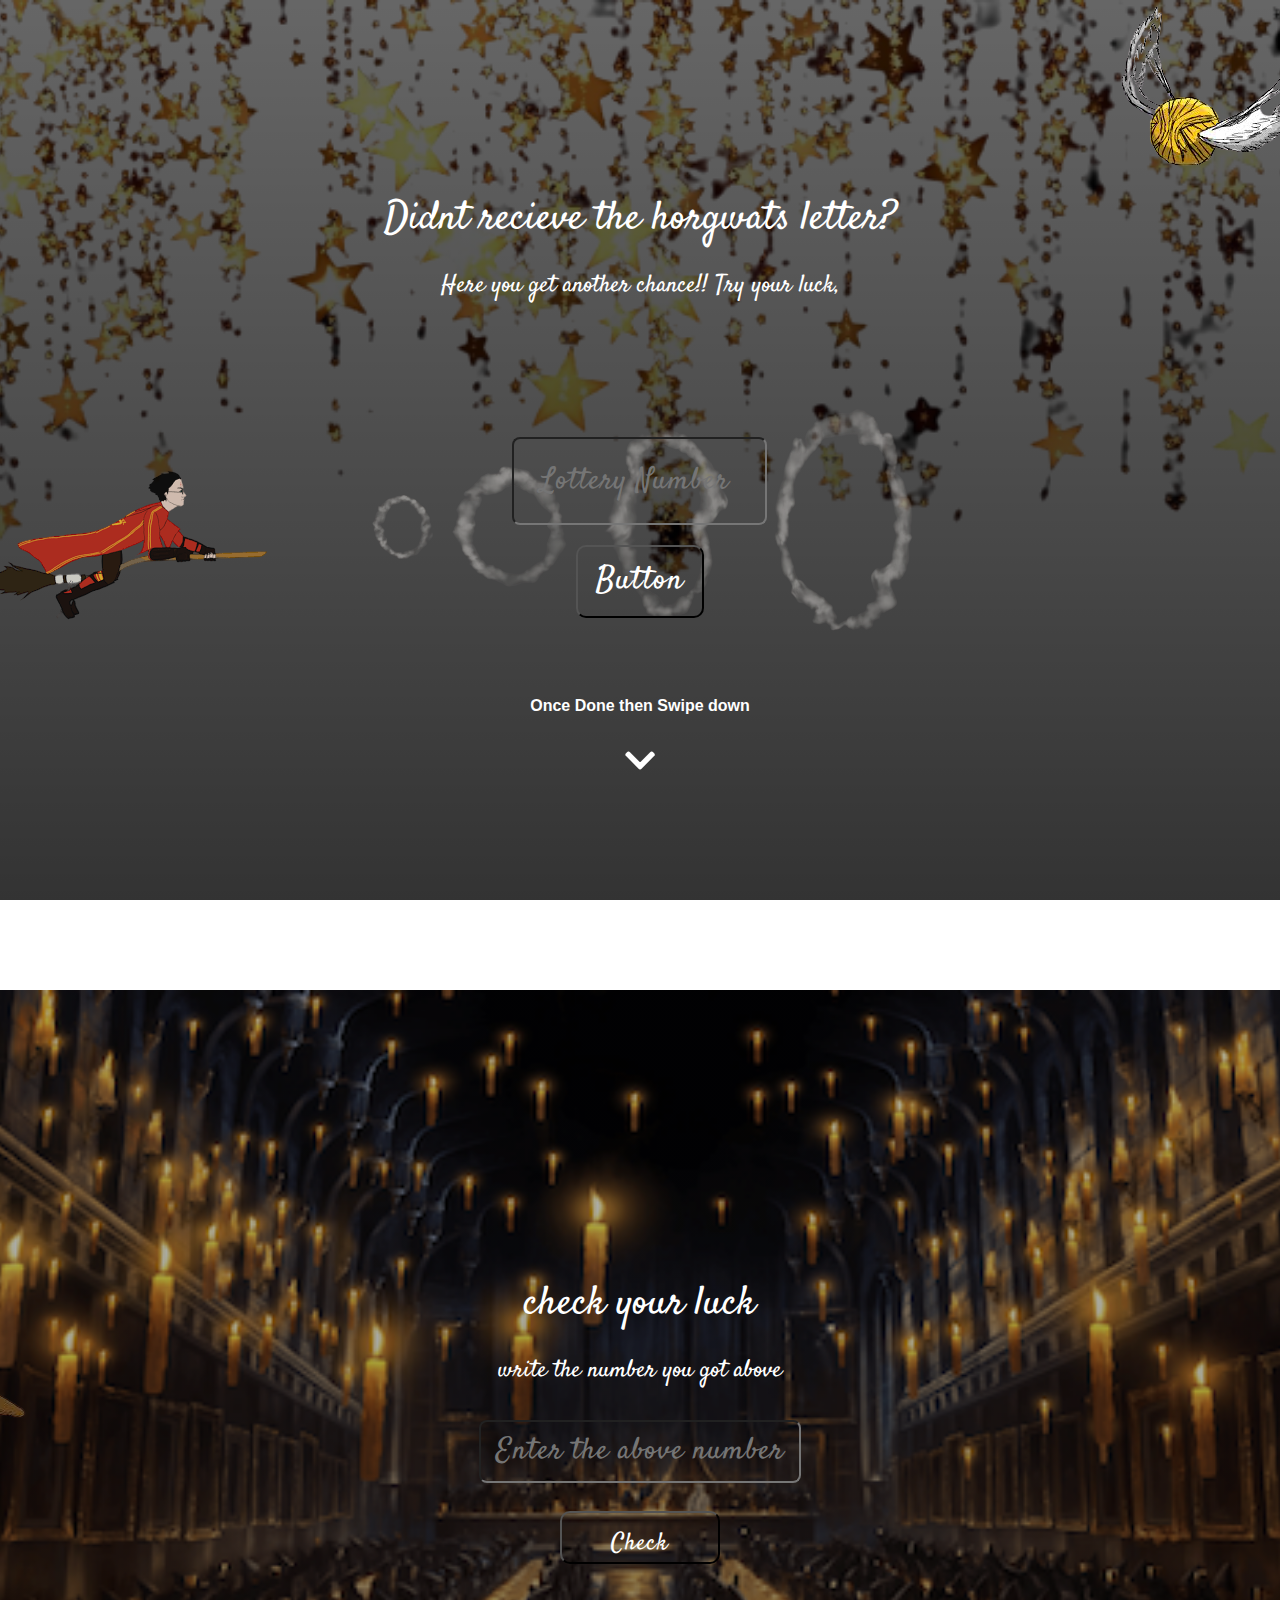
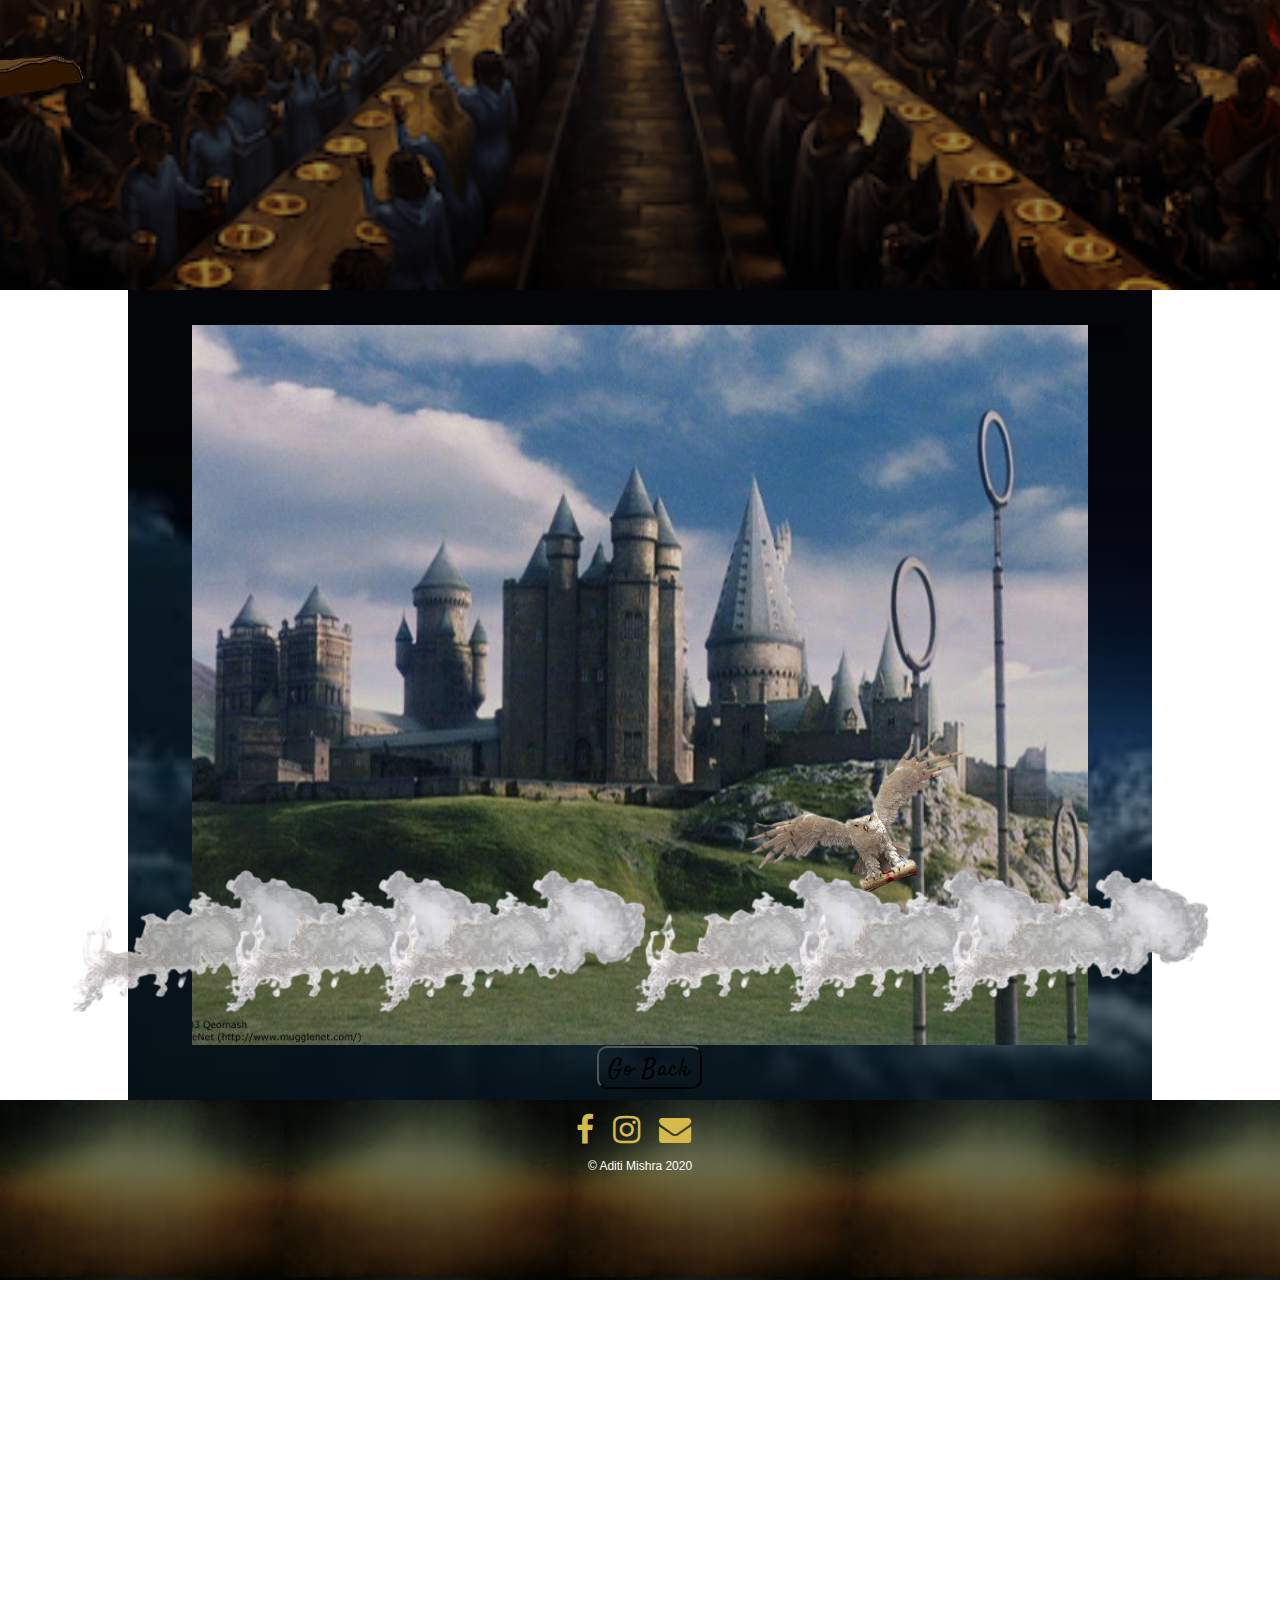
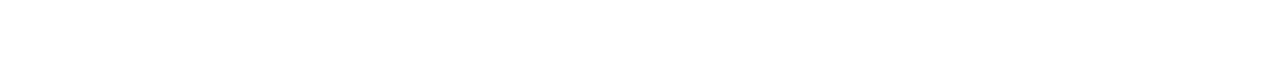
<file: index.html>
<!DOCTYPE html>
<html lang="en" dir="ltr">

<head>
  <meta charset="utf-8">
  <meta name="viewport" content="width=device-width, initial-scale=1">
  <title>Accio</title>
  <link rel="stylesheet" href="styles.css">
  <link href="https://fonts.googleapis.com/css2?family=Montserrat:wght@400;900&family=Ubuntu&display=swap" rel="stylesheet">
  <link href="https://fonts.googleapis.com/css2?family=Satisfy&display=swap" rel="stylesheet">
  <link rel="stylesheet" href="https://maxcdn.bootstrapcdn.com/bootstrap/4.0.0/css/bootstrap.min.css" integrity="sha384-Gn5384xqQ1aoWXA+058RXPxPg6fy4IWvTNh0E263XmFcJlSAwiGgFAW/dAiS6JXm" crossorigin="anonymous">
  <link rel="stylesheet" href="https://stackpath.bootstrapcdn.com/font-awesome/4.7.0/css/font-awesome.min.css">

  <script src="https://code.jquery.com/jquery-3.2.1.slim.min.js" integrity="sha384-KJ3o2DKtIkvYIK3UENzmM7KCkRr/rE9/Qpg6aAZGJwFDMVNA/GpGFF93hXpG5KkN" crossorigin="anonymous"></script>
  <script src="https://cdnjs.cloudflare.com/ajax/libs/popper.js/1.12.9/umd/popper.min.js" integrity="sha384-ApNbgh9B+Y1QKtv3Rn7W3mgPxhU9K/ScQsAP7hUibX39j7fakFPskvXusvfa0b4Q" crossorigin="anonymous"></script>
  <script src="https://maxcdn.bootstrapcdn.com/bootstrap/4.0.0/js/bootstrap.min.js" integrity="sha384-JZR6Spejh4U02d8jOt6vLEHfe/JQGiRRSQQxSfFWpi1MquVdAyjUar5+76PVCmYl" crossorigin="anonymous"></script>

</head>

<body>

  <section id="first">




    <div class="welcome">
      <h1 class="des">Didnt recieve the horgwats letter?</h1>
      <img class="snitch" src="images/gold.png" alt="">
      <p class="des1">Here you get another chance!! Try your luck,</p>

    </div>


    <div class="sec1">

      <input type="text" name="" placeholder="Lottery Number " id="lot">
      <img class="smoke" src="images/smoke.png" alt="">
      <button type="button" name="button" id="genbut">Button </button>
    </div>
    <div class="swipedown">
      <p>Once Done then Swipe down</p>
      <a href="#second"> <i class="fa fa-angle-down" aria-hidden="true" id="down"></i></a>
    </div>

    <img class="broom" src="images/hp.png" alt="">



  </section>
  <section id="second">
    <div class="checking">

      <!-- <div class="swipedown">
      <p style="color:black">Once Done then Swipe down</p>
      <a href="#first"> <i class="fa fa-angle-up" aria-hidden="true"></i></a>
         </div> -->
      <h1 class="des">check your luck</h1>
      <p class="des1">write the number you got above</p>
    </div>
    <div class="sec2">
      <input type="text" name="" placeholder="Enter the above number" id="checkinput">
    <a href="#res"><button type="button" name="button" id="checkButton">Check</button></a>
    </div>

    <div class="diag">
      <img src="images/nearly.png" alt="" class="nearly">
      <img src="images/cloudy.png" alt="" class="cloudy">
    </div>

  </section>
  <div >

    <section id="res">
    <div class="firstlayer">
  <img class="layer1"  src="images/cloudy.png" alt="">
  <img class="layer2"src="images/cloudy.png" alt="">
  <img class="layer3"src="images/cloudy.png" alt="">
  <img class="layer4" src="images/cloudy.png" alt="">
  <img class="layer5" src="images/cloudy.png" alt="">
  <img  class="layer6" src="images/cloudy.png" alt="">

    <div class="secondlayer">
      <img class="hat" src="images/sorting.png" alt="" >
        <img class="owl" src="images/hedwig.png" alt="">

      <div id="pics">
   <img id="mypic"  >
   <img id="letter">
   <!-- <img class="mypic" src="images/hufflepuff.jpg" alt="">
   <img class="mypic" src="images/ravenclaw.jpg" alt="">
   <img class="mypic" src="images/slytherin.jpg" alt=""> -->
      </div>
      <div class="msg">
        <h1 id="welcome"></h1>
        <h1 id="sorry"></h1>
        <h1 id="try"></h1>
      </div>

    </div>
    <a href="index.html"> <button type="button" name="button" class="back">Go Back</button> </a>
    </div>
  </section>
</div>


  <footer id="foot">

    <div class="last">


    <a class="face" href="#"> <i class="fa fa-facebook" aria-hidden="true"></i></a>
      <a class="insta" href="#"><i class="fa fa-instagram" aria-hidden="true"></i></a>
    <a class="env" href="#">  <i class="fa fa-envelope" aria-hidden="true"></i></a>

    </div>
    <div class="copy">
      <p class="rights">© Aditi Mishra 2020</p>

    </div>
  </footer>



  <script src="index.js" charset="utf-8"></script>

</body>

</html>
</file>
<file: styles.css>
* {
  padding: 0;
  margin: 0;
  box-sizing: border-box;
}

body {
  font-family: 'Satisfy', cursive;
}

html {
  scroll-behavior: smooth;
  overflow: hidden;
}

#first {
  width: 100vw;
  height: 110vh;
  position: relative;
  background-image: linear-gradient(rgba(0, 0, 0, 0.6), rgba(0, 0, 0, 0.8)), url("images/stars.png"), url("https://i.pinimg.com/564x/df/44/02/df44029dc844bc08a7352cb2f37ddcbb.jpg");
  background-attachment: fixed;
  background-repeat: no-repeat;
  background-size: cover;
  background-position: center;
  display: flex;
  flex-direction: column;
  justify-content: center;
  align-items: center;
  text-align: center;
  z-index: 5;
  padding-bottom: 8%;
}

.welcome {
  color: white;
  padding-top: 12%;
  padding-bottom: 8%;
  font-family: 'Satisfy', cursive;
}

.des {
  color: white;
  line-height: 2;
  font-family: 'Satisfy', cursive;
}

.des1 {
  font-size: 1.5rem;
  font-family: 'Satisfy', cursive;
  color: white;
}

.sec1 {
  display: flex;
  flex-direction: column;
  justify-content: center;
  align-items: center;
  text-align: center;
}

#lot {
  position: relative;
  width: 100%;
  height: 50%;
  padding: 8% 3%;
  margin: 15px 2px 20px 0;
  text-align: center;
  background: transparent;
  font-size: 30px;
  color: white;
  font-family: 'Satisfy', cursive;
  letter-spacing: 1px;
  border-radius: 8px;
  z-index: 2;
}

#genbut {
  position: relative;
  width: 50%;
  height: 40%;
  padding: 4% 0;
  font-size: 2rem;
  font-family: 'Satisfy', cursive;
  background: transparent;
  border-radius: 10px;
  box-sizing: border-box;
  cursor: pointer;
  color: white;
  letter-spacing: 1px;
  z-index: 3;
}

#genbut:hover {
  background-image: url("images/bgsec.jpg");
  background-position: center;
  background-repeat: no-repeat;
  background-size: cover;
  font-size: 2rem;
  color: #f0e6ef;
  font-weight: bold;
  letter-spacing: 1px;
}

.swipedown {
  padding: 6% 0;
  color: white;
  z-index: 5;

  font-weight: bold;
}

#down {
  font-size: 50px;
color: white;
font-weight: bold;
  z-index: 8;
  cursor: pointer;
}
#down:hover{
  color: #f0e6ef;
  transform: scale(1.8);
}

/* images of section one */
.broom {
  position: absolute;
  z-index: -1;
  padding-right: 80%;
  padding-top: 15%;
  opacity: 0.8;
  animation: diagonal 3.5s infinite;
}

@keyframes diagonal {
  0% {
    -webkit-transform: rotate(-25deg) scale(1.2) translate(150px, -120px);
  }

  30% {
    -webkit-transform: rotate(-25deg) scale(1.2) translate(280px, -120px);
  }

  65% {
    -webkit-transform: rotate(-25deg) scale(1.2) translate(780px, -120px);
  }

  100% {
    -webkit-transform: rotate(-25deg) scale(1.2) translate(1000px, -90px);
  }
}

.smoke {
  position: absolute;
  z-index: 1;
  opacity: 0.4;
  animation: zoom 1s infinite;
}

@keyframes zoom {
  0% {
    -webkit-transform: rotate(-15deg) scale(1.9);
  }

  50% {
    -webkit-transform: rotate(-15deg) scale(1.8);
  }

  100% {
    -webkit-transform: rotate(-15deg) scale(1.9);
  }
}

.snitch {
  position: absolute;
  z-index: 3;
  cursor: pointer;
  padding-left: 35%;
  top: -5px;
  animation: move 2.5s infinite;
}

@keyframes move {
  0% {
    -webkit-transform: translate(-3px) rotate(5deg) scale(0.9);
  }

  50% {
    -webkit-transform: translateX(-5px) rotate(5deg) scale(1);
  }

  100% {
    -webkit-transform: translateX(2px) rotate(5deg) scale(0.8);
  }
}

/* Second Section */
#second {
  width: 100vw;
  height: 100vh;
  position: relative;
  display: flex;
  flex-direction: column;
  justify-content: center;
  align-items: center;
  text-align: center;
  background-image: linear-gradient(rgba(0, 0, 0, 0.3), rgba(0, 0, 0, 0.4)), url("images/bgsectwo.png");
  background-repeat: no-repeat;
  background-size: cover;
  background-position: center;
}



#checkinput {
  position: relative;
  width: 100%;
  height: 30%;
  padding: 8% 3%;
  margin: 15px 2px 25px 0;
  text-align: center;
  background: transparent;
  font-size: 30px;
  color: white;
  font-family: 'Satisfy', cursive;
  letter-spacing: 1px;
  border-radius: 8px;
  z-index: 3;
}

#checkButton {
  position: relative;
  width: 50%;
  height: 25%;
  padding: 4% 0;
  margin: 1%;
  align-items: center;
  text-align: center;
  font-size: 1.5rem;
  font-family: 'Satisfy', cursive;
  background: transparent;
  border-radius: 10px;
  box-sizing: border-box;
  cursor: pointer;
  color: white;
  letter-spacing: 1px;
  z-index: 3;
}

#checkButton:hover {
  background-image: url("images/button.png");
  background-position: center;
  background-repeat: no-repeat;
  background-size: cover;
  font-size: 1.5rem;
  color: gold;
  font-weight: bold;
  letter-spacing: 1px;
}

#foot {
  padding-top: 0.2%;
  height: 20vh;
  width: 100vw;
  text-align: center;
  font-size: 1.2rem;
  background-color: white;
  top: -1150px;
  z-index: 1000;
  background-image: linear-gradient(rgba(0, 0, 0, 0.5), rgba(0, 0, 0, 0.7)), url("images/footer1.jpg");
}
.nearly {
  position: absolute;
  cursor: pointer;
  padding-left: 48%;
 padding-top: 30%;

  z-index: 2;
}

.cloudy{
  position: absolute;
  cursor: pointer;
  padding-left: 87%;
 padding-top: 110px;
 opacity: 0.6;
  z-index: 2;
}
.diag{
    animation: ghost 3.5s infinite;
}

@keyframes ghost {
  0% {
    -webkit-transform: rotate(-23deg) scale(1.2) translate(10px,-0px)  ;
  }

  30% {
    -webkit-transform: rotate(-23deg) scale(1.5) translate(-70px, -150px)    ;
  }

  65% {
    -webkit-transform: rotate(-23deg) scale(1.2) translate(-180px, -325px)   ;
  }

  100% {
    -webkit-transform: rotate(-23deg) scale(1.5) translate(-270px, -650px)   ;
  }
}
.last{

color: white;
padding: 0.25% 2% 0.25% 2%;
text-align: center;
font-size: 1.5rem;
z-index: 100;
cursor: pointer;
}
.face{
  color:  #d6ba4c;
 padding-right: 1%;
 font-size: 2rem;
 z-index: 100;
 cursor: pointer;
}
.insta{
  color:  #d6ba4c;
 padding-right: 1%;
 font-size: 2rem;
 z-index: 100;
 cursor: pointer;
}
.env{
  color: #d6ba4c;
 padding-right: 1%;
 font-size: 2rem;
 z-index: 100;
 cursor: pointer;
}
a:hover i{
  transform: scale(1.4) rotate(25deg);
}
.face:hover{
color: #9bf6ff;

}
.insta:hover{
color: #ff5d8f;

}
.env:hover{
color: #f0e6ef;

}

.rights{
  font-size: 0.75rem;
 color: white;
}
/* RESULT */
#res{
  width: 100vw;
  height: 90vh;
  position: relative;

  background-image: linear-gradient(rgba(0, 0, 0, 0.6), rgba(0, 0, 0, 0.8)), url("images/stars.png"), url("https://i.pinimg.com/564x/df/44/02/df44029dc844bc08a7352cb2f37ddcbb.jpg");
  background-attachment: fixed;
  background-repeat: no-repeat;
  background-size: cover;
  background-position: center;
  display: flex;
  flex-direction: column;
  justify-content: center;
  align-items: center;
  text-align: center;
  z-index: 5;
  padding-bottom: 4% auto;
}
.firstlayer{
  position: relative;
  background-image: linear-gradient(rgba(0, 0, 0, 0.3), rgba(0, 0, 0, 0.6)), url("images/dark.jpg");
  background-repeat: no-repeat;
  background-size: cover;
  background-position: center;
  height: 90vh;
  width: 80vw;
  display: flex;
  flex-direction: column;
  justify-content: center;
  align-items: center;
  text-align: center;
z-index: -1;

}
.secondlayer{
  position: relative;

  background-image: linear-gradient(rgba(0, 0, 0, 0.1), rgba(0, 0, 0, 0.2)), url("images/quid1.jpg");
  background-repeat: no-repeat;
  background-size: cover;
  background-position: center;
  height: 80vh;
  width:70vw;
  padding: 5%;
    margin-top: 3%;

    display: flex;
    flex-direction: column;
    justify-content: center;
    align-items: center;
    text-align: center;
    z-index: 1;
}
.layer1{
  position: absolute;
  z-index: 2;
opacity: 0.9;
  margin-top: 48%;
  margin-right: 85%;
  animation: clouds 3s infinite;
}
.layer2{
  position: absolute;
  z-index: 2;
  margin-top: 48%;
  margin-right: 55%;
  animation: up 3s infinite;
}
.layer3{
  position: absolute;
  z-index: 2;
  margin-top: 48%;
  margin-right: 25%;
  animation: clouds 3s infinite;
}
.layer4{
  position: absolute;
  z-index: 2;
  margin-top: 48%;
  margin-left: 25%;
  animation: clouds 3s infinite;
}
.layer5{
  position: absolute;
  z-index: 2;
  margin-top: 48%;
  margin-left: 55%;
  animation: up 3s infinite;
}
.layer6{
  position: absolute;
  z-index: 2;
  margin-top: 48%;
  margin-left: 85%;
  animation: clouds 3s infinite;
}
@keyframes clouds{
  0%
  {
    transform: scale(1.0) rotate(7deg);
  }
  50%{
    transform:scale(1.4) rotate(7deg);
  }
  100%{
    transform:scale(1.1) rotate(7deg);
  }

}
@keyframes up{
  0%
  {
    transform: scale(1.0) translateY(20px) rotate(7deg);
  }
  50%{
    transform:scale(1.4)translateY(-10px) rotate(7deg);
  }
  100%{
    transform:scale(1.1) translateY(20px) rotate(7deg);
  }
}
#pics{
  height: 30vh;
  width: 12vw;
margin-left: 4%;
background-repeat: no-repeat;
/* display: flex;
flex-direction: column; */
justify-content: center;
align-items: center;
text-align: center;
z-index: 1000;
border-radius: 8px;
box-sizing: border-box;
transform: scale(1.4);



}
.back{
  position: relative;
  width: 120%;
  height: 85%;
  padding: 5% 5%;
  margin: 1%;
  justify-content: center;
  align-items: center;
  text-align: center;
  font-size: 1.5rem;
  font-family: 'Satisfy', cursive;
  background: transparent;
  border-radius: 10px;
  box-sizing: border-box;
  cursor: pointer;
  color: black;
  letter-spacing: 1px;
  z-index: 2;
}
.back:hover{
  background-image: url("images/bgsec.jpg");
  background-position: center;
  background-repeat: no-repeat;
  background-size: cover;
  font-size: 1.5rem;
  color: #f0e6ef;
  font-weight: bold;
  letter-spacing: 1px;
}
#welcome{
    font-family: 'Satisfy', cursive;
    justify-content: center;
    align-items: center;
    text-align: center;
    font-size: 2.5rem;
    color: white;
    z-index: 100;
    padding: 15% ;
}
.hat{
  position: absolute;
  padding-right: 170%;
  padding-bottom: 170%;
animation: sorthat 5s infinite;
}
@keyframes sorthat{
  0% {
    -webkit-transform: rotate(-29deg) scale(0.4)   ;
  }

  25% {
    -webkit-transform: rotate(-23deg) scale(0.5)     ;
  }

  50% {
    -webkit-transform: rotate(-29deg) scale(0.4)    ;
  }

  75% {
    -webkit-transform: rotate(-23deg) scale(0.5)    ;
  }
  100% {
    -webkit-transform: rotate(-29deg) scale(0.4)    ;
  }
}
.owl{
  position: absolute;
  padding-left: 48%;
 padding-top: 30%;

  z-index: 2;
  animation: owly 5s infinite;
}
@keyframes owly {
  0% {
    -webkit-transform: rotate(-23deg) scale(1.2) translate(80px,-0px)  ;
  }

  30% {
    -webkit-transform: rotate(-23deg) scale(1.5) translate(-320px, -50px)    ;
  }

  65% {
    -webkit-transform: rotate(-23deg) scale(1.2) translate(-540px, -325px)   ;
  }

  100% {
    -webkit-transform: rotate(-23deg) scale(1.5) translate(-770px, -650px)   ;
  }
}
#try{
  font-family: 'Satisfy', cursive;
  justify-content: center;
  align-items: center;
  text-align: center;
  font-size: 2.5rem;
  color: white;
  z-index: 100;
  padding: 15% ;
}
</file>
